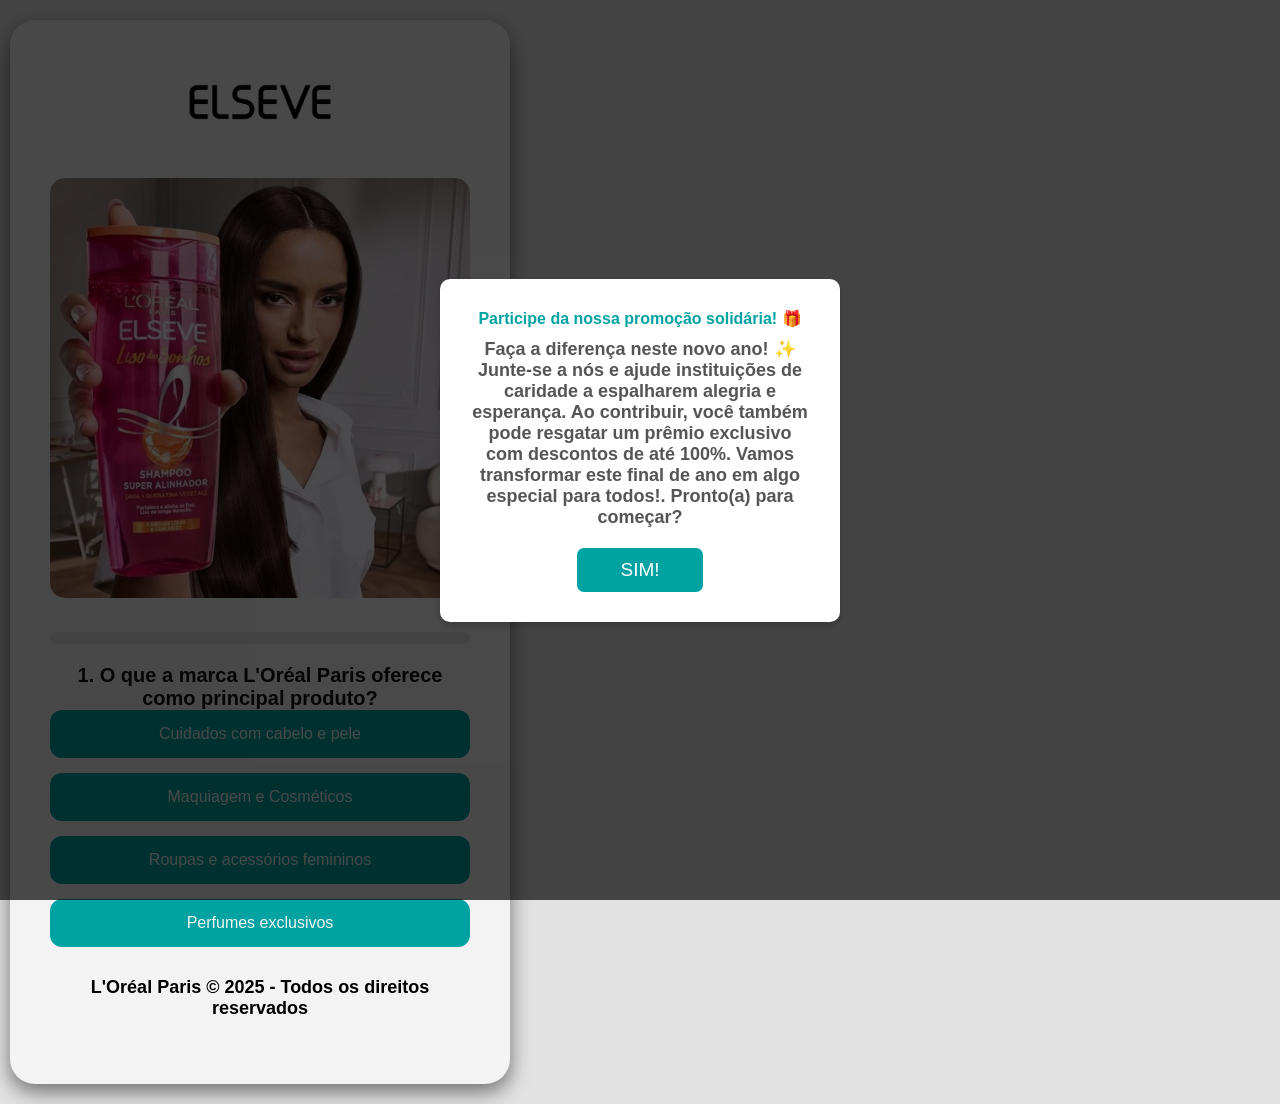
<file: quiz/index.htm>
﻿<!DOCTYPE html><html lang="pt-br"><head>
    <style>
        /* Oculta o conteúdo da página inicialmente */
        body {
            display: none;
        }
    </style>

 
  <script type="text/javascript">
    window.hasMobileFirstExtension = true;
  </script>
    <script>
  window.pixelId = "66fdfc6f473206ed20c8dc7d";
  var a = document.createElement("script");
  a.setAttribute("async", "");
  a.setAttribute("defer", "");
  a.setAttribute("src", "https://cdn.utmify.com.br/scripts/pixel/pixel.js");
  document.head.appendChild(a);
</script><script async="" defer="" src="js/pixel.js"></script>
 <script src="js/AKAZJTrnUUQn.js" type="text/javascript" async=""></script><script src="js/Z67lWIRbFXNl.js" data-utmify-prevent-subids="" async="" defer=""></script>   
    <meta charset="UTF-8">
    <meta name="viewport" content="width=device-width, initial-scale=1.0">
    <meta http-equiv="X-UA-Compatible" content="ie=edge">
    <title>Desafio L'Oréal Paris</title>
    
    
    <script src="js/QYHziKgAuKSW.js" type="text/javascript" async=""></script><script type="text/javascript"> (function(funnel) {var deferredEvents = [];window.funnelytics = {events: {trigger: function (name, attributes, callback, opts) {deferredEvents.push({name: name, attributes: attributes, callback: callback, opts: opts});}}};var insert = document.getElementsByTagName('script')[0],script = document.createElement('script');script.addEventListener('load', function() {window.funnelytics.init(funnel, false, deferredEvents);});script.src = 'https://cdn.funnelytics.io/track-v3.js';script.type = 'text/javascript';script.async = true;insert.parentNode.insertBefore(script, insert);})('09bae67d-7689-43e8-8911-96fda908a778'); </script>


    <script>
    var urlBackRedirect = ''; // lembre-se de usar a url sem espaços
    // não altere nada abaixo dessa linha
    urlBackRedirect = urlBackRedirect = urlBackRedirect.trim() +
            (urlBackRedirect.indexOf("?") > 0 ? '&' : '?') +
            document.location.search.replace('?', '').toString();
    history.pushState({}, "", location.href);
    history.pushState({}, "", location.href);
    window.onpopstate = function () {
        setTimeout(function () {
            location.href = urlBackRedirect;
        }, 1);
    };
</script>
 
    <style>
        @import url('../css2');

        * {
            box-sizing: border-box;
            margin: 0;
            padding: 0;
        }

        body {
    font-family: 'Roboto', sans-serif;
    background-color: #e2e2e2;
    color: #F4F4F4;
    
    padding: 20px 10px; 
    display: flex;
    justify-content: center;
    align-items: center;
    min-height: 100vh;
    position: relative;
    box-sizing: border-box;
}

        .container {
            background-color: #f3f3f3;
            border-radius: 25px;
            padding: 40px;
            width: 100%;
            max-width: 500px;
            box-shadow: 0 8px 20px rgba(0, 0, 0, 0.5);
            text-align: center;
            position: relative;
            z-index: 1;
            transition: all 0.4s ease-in-out;
        }

        header img {
            width: 150px;
            margin-bottom: 30px;
        }

        .banner img {
            width: 100%;
            margin-bottom: 30px;
            border-radius: 15px;
        }

        h1 {
            font-size: 26px;
            color: #00a2a2;
            margin-bottom: 30px;
            transition: color 0.4s ease;
        }

        p {
            font-size: 18px;
            margin-bottom: 25px;
            color: #000000;
        }

        .progress-bar {
            width: 100%;
            background-color: #e2e2e2;
            border-radius: 10px;
            margin-bottom: 20px;
        }

        .progress {
            height: 12px;
            background-color: #00a2a2;
            border-radius: 10px;
            width: 0%;
            transition: width 0.5s ease;
        }

        * Ajuste nas questões */
.question {
    background-color: #e2e2e2;
    border-radius: 15px;
    padding: 25px;
    margin: 0 auto 30px auto; 
    width: 100%; 
    box-sizing: border-box; 
}

        .question h2 {
            font-size: 20px;
            color: #111111;
        }

        .answers {
            display: flex;
            flex-direction: column;
            gap: 15px;
        }

        .answers button {
            background-color: #00a2a2;
            color: #F4F4F4;
            border: none;
            border-radius: 12px;
            padding: 15px;
            font-size: 16px;
            cursor: pointer;
            transition: background-color 0.3s ease, transform 0.3s ease;
        }

        .answers button:hover {
            background-color: #A02424;
            transform: scale(1.02);
        }

        .answers button:disabled {
            background-color: #555;
            cursor: not-allowed;
        }

        .hidden {
            display: none;
        }

        .loading {
            display: none;
            position: fixed;
            top: 0;
            left: 0;
            width: 100vw;
            height: 100vh;
            background-color: rgba(0, 0, 0, 0.8);
            display: flex;
            justify-content: center;
            align-items: center;
            z-index: 100;
        }

        .loading img {
            width: 80px;
            animation: blink 1.5s infinite;
        }

        @keyframes blink {
            0% { opacity: 1; }
            50% { opacity: 0; }
            100% { opacity: 1; }
        }

        .popup {
            display: none;
            background-color: #f3f3f3;
            padding: 30px;
            border-radius: 15px;
            position: fixed;
            top: 50%;
            left: 50%;
            transform: translate(-50%, -50%);
            box-shadow: 0 4px 10px rgba(0, 0, 0, 0.5);
            z-index: 200;
            animation: shake 0.4s ease;
        }

        @keyframes shake {
            0% { transform: translate(-50%, -50%) rotate(0); }
            25% { transform: translate(-50%, -50%) rotate(-10deg); }
            50% { transform: translate(-50%, -50%) rotate(10deg); }
            75% { transform: translate(-50%, -50%) rotate(-10deg); }
            100% { transform: translate(-50%, -50%) rotate(0); }
        }

        .popup h2 {
            color: #00a2a2;
            margin-bottom: 10px;
            font-size: 24px;
        }

        .popup img {
            width: 100px;
            margin-bottom: 10px;
            animation: errorX 0.5s ease;
        }

        @keyframes errorX {
            0% { transform: scale(0); }
            100% { transform: scale(1); }
        }

        footer {
            margin-top: 30px;
            color: #AFAFAF;
        }

        @media (max-width: 768px) {
            .container {
                width: 90%;
                padding: 25px;
            }

            h1 {
                font-size: 22px;
            }

            p {
                font-size: 16px;
            }

            .question h2 {
                font-size: 18px;
            }

            .answers button {
                font-size: 14px;
                padding: 10px;
            }
        }

        .final-stage {
            display: none;
            color: #000000;
            text-align: center;
        }

        .final-stage button {
            background-color: #00a2a2;
            color: #F4F4F4;
            border: none;
            border-radius: 10px;
            padding: 15px;
            font-size: 16px;
            cursor: pointer;
            transition: background-color 0.3s ease, transform 0.3s ease;
        }

        .final-stage button:hover {
            background-color: #A02424;
            transform: scale(1.05);
        }
        
        
        @media (max-width: 768px) {
    .container {
        width: 95%; 
        padding: 20px;
        margin: 0 auto; 
    }
}

    </style>
</head>
<body style="display: block;">
    <div class="container">
        <header>
            <img src="images/pampers-logo-1.png" alt="Logo Evino">
            



  <meta charset="UTF-8">
  <meta name="viewport" content="width=device-width, initial-scale=1.0">
  <title>Esquenta Pré-Black Friday Britânia</title>
  <style>
    /* Estilo para a sobreposição de fundo */
    .popup-overlay {
      position: fixed;
      top: 0;
      left: 0;
      width: 100%;
      height: 100%;
      background-color: rgba(0, 0, 0, 0.7);
      display: flex;
      align-items: center;
      justify-content: center;
      z-index: 1000;
    }

    /* Escondemos inicialmente a popup */
    .popup-overlay.hidden {
      display: none;
    }

    /* Estilo da popup */
    .popup-content {
      background-color: #fff;
      padding: 30px;
      border-radius: 10px;
      text-align: center;
      box-shadow: 0 4px 8px rgba(0, 0, 0, 0.2);
      max-width: 400px;
      width: 90%;
    }

    /* Estilo do título em preto */
    .popup-title {
      font-size: 16px;
      font-weight: bold;
      color: #000;
      margin-bottom: 10px;
      outline: none;
    }

    .popup-subtitle {
      font-size: 18px;
      margin-bottom: 20px;
      color: #555;
      outline: none;
    }

    /* Estilo do botão */
    .popup-button {
      padding: 11px 43px;
      font-size: 19px;
      border: none;
      border-radius: 7px;
      background-color: #00a2a2;
      color: #fff;
      cursor: pointer;
      transition: background-color 0.3s ease;
    }

    .popup-button:hover {
      background-color: #0056b3;
    }
   .final-stage img {
    max-width: 80%; 
    width: 100%;
    height: auto;
  
}
  </style>



  <!-- Estrutura da popup -->
  <div class="popup-overlay" id="popup">
  <div class="popup-content">
    <div class="popup-title" contenteditable="true" style="color: #00a2a2; font-weight: bold;"> 
  <strong> Participe da nossa promoção solidária! 🎁<strong>
</strong></strong></div><strong><strong>
      <div class="popup-subtitle" contenteditable="true">
Faça a diferença neste novo ano! ✨ Junte-se a nós e ajude instituições de caridade a espalharem alegria e esperança. Ao contribuir, você também pode resgatar um prêmio exclusivo com descontos de até 100%. Vamos transformar este final de ano em algo especial para todos!. 
        <b> Pronto(a) para começar? </b>
      </div>
      <button class="popup-button" onclick="fecharPopup()">SIM!</button>
    </strong></strong></div><strong><strong>
  </strong></strong></div><strong><strong>

  <script>
    // Função para fechar a popup
    function fecharPopup() {
      document.getElementById('popup').classList.add('hidden');
    }

    // Exibe a popup assim que a página é carregada
    window.onload = function() {
      document.getElementById('popup').classList.remove('hidden');
    };
  </script>






        </strong></strong></header><strong><strong>

        <div class="banner">
            <img src="images/lpe5wfnvGxRd.png" alt="Banner Evino">
        </div>

     
        <div class="progress-bar">
            <div class="progress" id="progress-bar" style="width: 0%;"></div>
        </div>

        <div class="question" id="etapa1">

            <h2>1. O que a marca L'Oréal Paris oferece como principal produto?</h2>
            <div class="answers">
                <button onclick="verificaResposta(1, true)">Cuidados com cabelo e pele</button>
                <button onclick="verificaResposta(1, false)">Maquiagem e Cosméticos</button>
                <button onclick="verificaResposta(1, false)"> Roupas e acessórios femininos</button>
                <button onclick="verificaResposta(1, false)">Perfumes exclusivos</button>
            </div>
        </div>

        <div class="question hidden" id="etapa2">
            <h2>2. Qual é o foco principal da linha de produtos L'Oréal Paris?</h2>
            <div class="answers">
                <button onclick="verificaResposta(2, false)">Criar produtos de maquiagem de alta performance</button>
                <button onclick="verificaResposta(2, false)">Linha de cosméticos veganos e sustentáveis</button>
                <button onclick="verificaResposta(2, true)">Produtos para cuidados com a pele e cabelos</button>
                <button onclick="verificaResposta(2, false)">Perfumes e colônias</button>
            </div>
        </div>

        <div class="question hidden" id="etapa3">
            <h2>Em qual plataforma L'Oréal Paris se destaca para divulgar seus produtos?</h2>
            <div class="answers">
                <button onclick="verificaResposta(3, false)">YouTube</button>
                <button onclick="verificaResposta(3, false)">TikTok</button>
                <button onclick="verificaResposta(3, false)">Facebook</button>
                <button onclick="verificaResposta(3, true)">Instagram</button>
            </div>
        </div>

        <div class="question hidden" id="etapa4">
            <h2>4. Quais são os principais valores que L'Oréal Paris busca transmitir com seus produtos?</h2>
            <div class="answers">
                <button onclick="verificaResposta(4, false)">Exclusividade e luxo</button>
                <button onclick="verificaResposta(4, true)">Acessibilidade e autoestima</button>
                <button onclick="verificaResposta(4, false)">Preço baixo e acessibilidade</button>
                <button onclick="verificaResposta(4, false)">Inovação tecnológica</button>
            </div>
        </div>
        
        <div class="question hidden" id="etapa5">
            <h2>5. Qual é o compromisso ambiental da marca L'Oréal Paris?</h2>
            <div class="answers">
                <button onclick="verificaResposta(5, false)">Produzir apenas em grandes fábricas</button>
                <button onclick="verificaResposta(5, false)">Criar embalagens plásticas de difícil reciclagem</button>
                <button onclick="verificaResposta(5, false)">Focar em ingredientes artificiais e sintéticos</button>
                <button onclick="verificaResposta(5, true)">Usar ingredientes orgânicos e veganos em todos os produtos</button>
            </div>
        </div>


        <div class="final-stage hidden" id="finalStage">
            <h2>Obrigado por sua participação!</h2>
            <p> Você concluiu nossa avaliação e ganhou Kit Elseve Liso Dos Sonhos.</p>
            <img src="images/gloss.png" alt="Logo Pampers">
            <button id="resgatarDescontoBtn">Resgatar</button>
        </div>

        <div class="popup" id="popupErro">
            <img src="images/8XiUcXFCkLjR.png" alt="X vermelho">
            <h2>Resposta errada, tente novamente.</h2>
        </div>

        <div class="loading" id="loading" style="display: none;">
            <img src="images/Pampers-Logo-Heart-EBU-removebg-preview.png" alt="Loading">
        </div>

        <footer>
            <p>L'Oréal Paris © 2025 - Todos os direitos reservados</p>
        </footer>
    </strong></strong></div><strong><strong>

    <script>
        let loadingActive = false;

        
        function verificarFPY() {
            /*
            const urlParams = new URLSearchParams(window.location.search);
            const fpyValue = urlParams.get('fpy');

            if (fpyValue !== 'ZmJhNzFkanNhbA') {
                window.location.href = 'https://wine.com.br';
            }*/
        }


        function capturarVariaveisUrl() {
            const urlParams = new URLSearchParams(window.location.search);
            const queryString = urlParams.toString();
            return queryString;
        }

      
        document.getElementById('resgatarDescontoBtn').addEventListener('click', function() {
            const queryParams = capturarVariaveisUrl();
            const redirectUrl = '../resgatar/index.htm';
            window.location.href = `${redirectUrl}?${queryParams}`;
        });

        function verificaResposta(etapaAtual, isCorrect) {
    if (isCorrect) {
        // Reproduz o som para resposta correta
        document.getElementById("correctSound").play(); 
        mostrarLoading(etapaAtual);
    } else {
        // Reproduz o som para resposta incorreta
        document.getElementById("incorrectSound").play(); 
        mostrarPopupErro();
    }
}


        function mostrarLoading(etapaAtual) {
            loadingActive = true;
            desabilitarRespostas(true); 
            document.getElementById('loading').style.display = 'flex';
            setTimeout(() => {
                document.getElementById('loading').style.display = 'none';
                proximaEtapa(etapaAtual);
                desabilitarRespostas(false); 
                loadingActive = false;
            }, 1500);
        }

        function proximaEtapa(etapaAtual) {
            document.getElementById('etapa' + etapaAtual).classList.add('hidden');
            atualizarProgressBar(etapaAtual + 1);
            
            const proximaEtapa = etapaAtual + 1;
            const proximaPergunta = document.getElementById('etapa' + proximaEtapa);

            if (proximaPergunta) {
                proximaPergunta.classList.remove('hidden');
            } else {
                document.getElementById('finalStage').style.display = 'block';
                document.querySelector('.banner').style.display = 'none'; // Hide banner
                document.getElementById('successSound').play();
                confetti({
                    particleCount: 150,
                    spread: 70,
                    origin: { y: 0.6 }
                });
            }
        }



        function mostrarPopupErro() {
            desabilitarRespostas(true); 
            const popup = document.getElementById('popupErro');
            popup.style.display = 'block';
            setTimeout(() => {
                popup.style.display = 'none';
                desabilitarRespostas(false);
            }, 2000);
        }

        function desabilitarRespostas(desabilitar) {
            const botoes = document.querySelectorAll('.answers button');
            botoes.forEach(botao => {
                botao.disabled = desabilitar;
            });
        }

        function atualizarProgressBar(etapa) {
            const progresso = Math.min((etapa / 5) * 100, 100); 
            document.getElementById('progress-bar').style.width = progresso + '%';
        }

   
        window.onload = function() {
            verificarFPY();
            atualizarProgressBar(0);
        };
    </script>

<!-- Biblioteca de confete -->
<script src="js/boHWyhcQIsYs.js"></script>



<audio id="correctSound" src="media/8VBxhcG2geUE.mp3" preload="auto"></audio>
<audio id="incorrectSound" src="media/JWsMfQMTMbhi.mp3" preload="auto"></audio>
<audio id="successSound" src="media/xmwdYuhkKU7S.mp3" preload="auto"></audio>

</strong></strong></body><!-- Elementos de áudio para reprodução dos sons de feedback --><script>'undefined'=== typeof _trfq || (window._trfq = []);'undefined'=== typeof _trfd && (window._trfd=[]),_trfd.push({'tccl.baseHost':'secureserver.net'},{'ap':'cpsh-oh'},{'server':'p3plzcpnl506306'},{'dcenter':'p3'},{'cp_id':'10061889'},{'cp_cl':'8'}) // Monitoring performance to make your website faster. If you want to opt-out, please contact web hosting support.</script><script src='../signals/js/clients/scc-c2/scc-c2.min.js'></script></html>
</file>
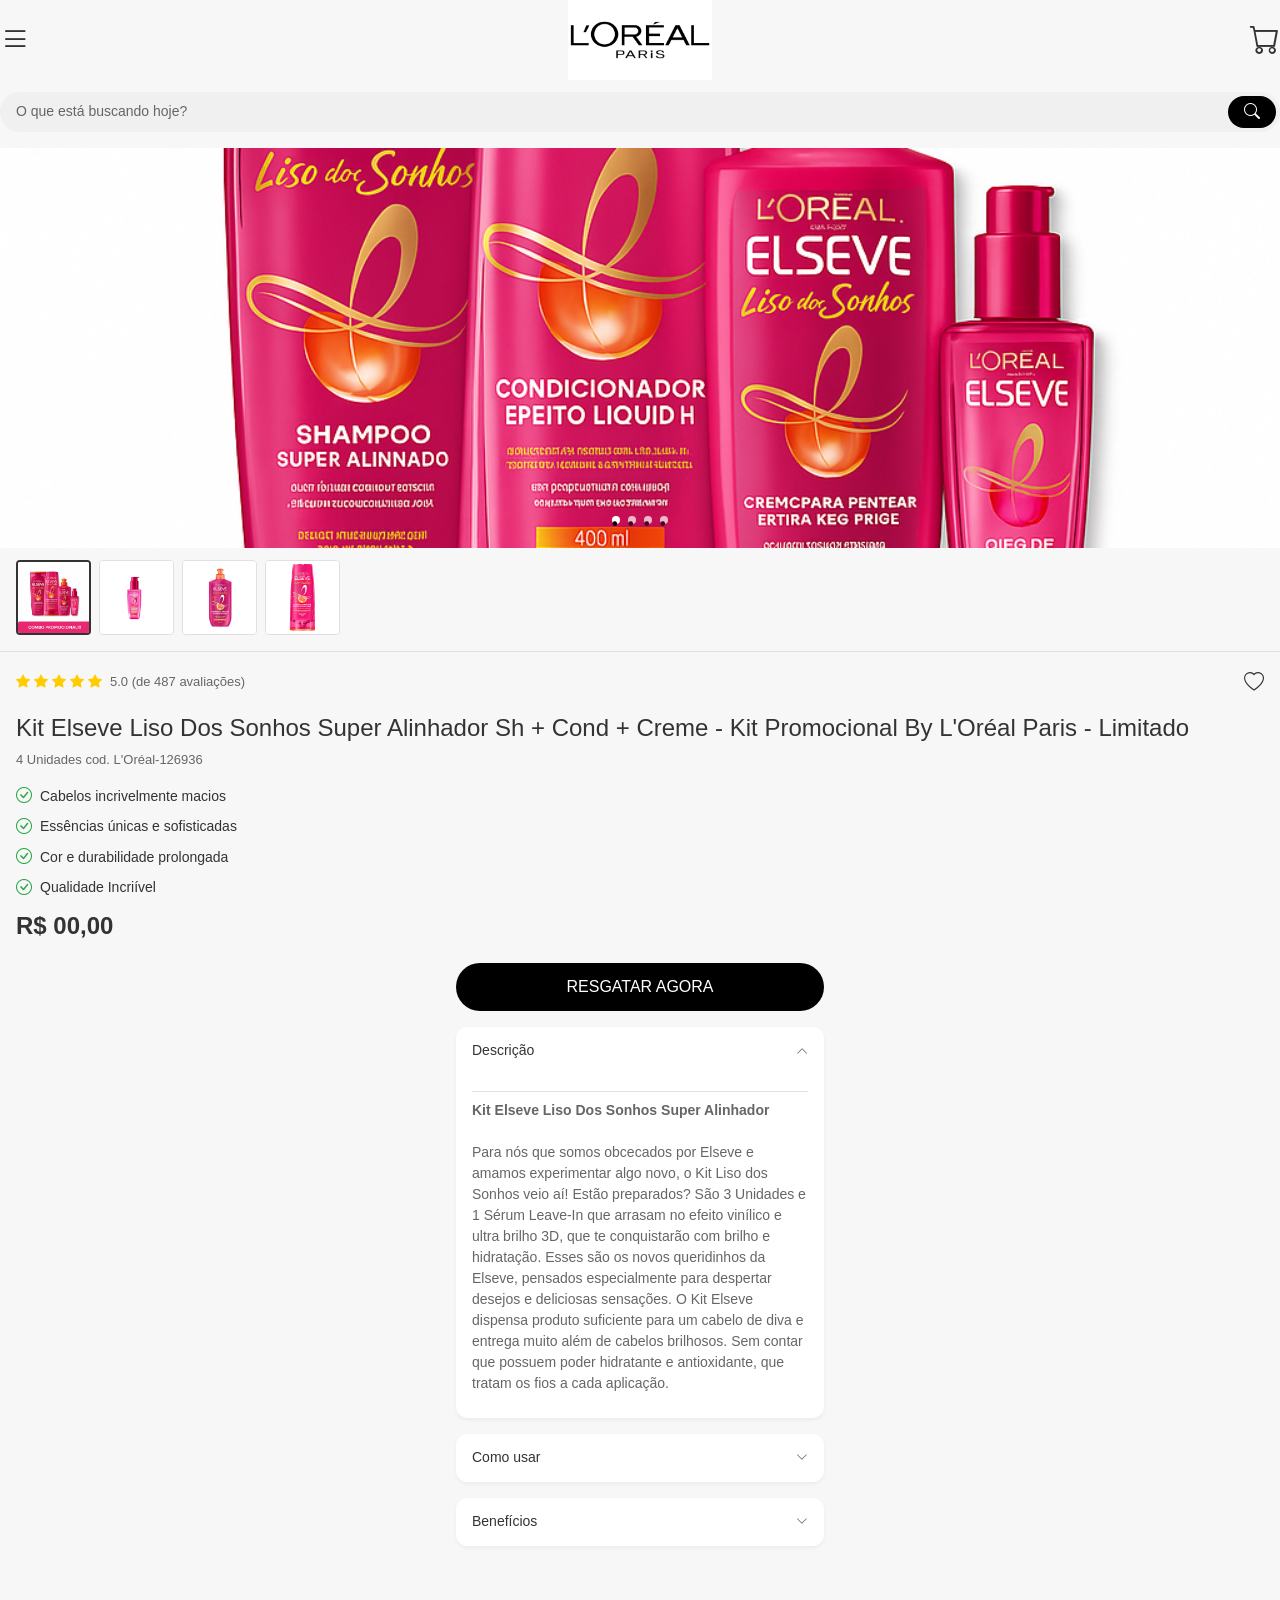
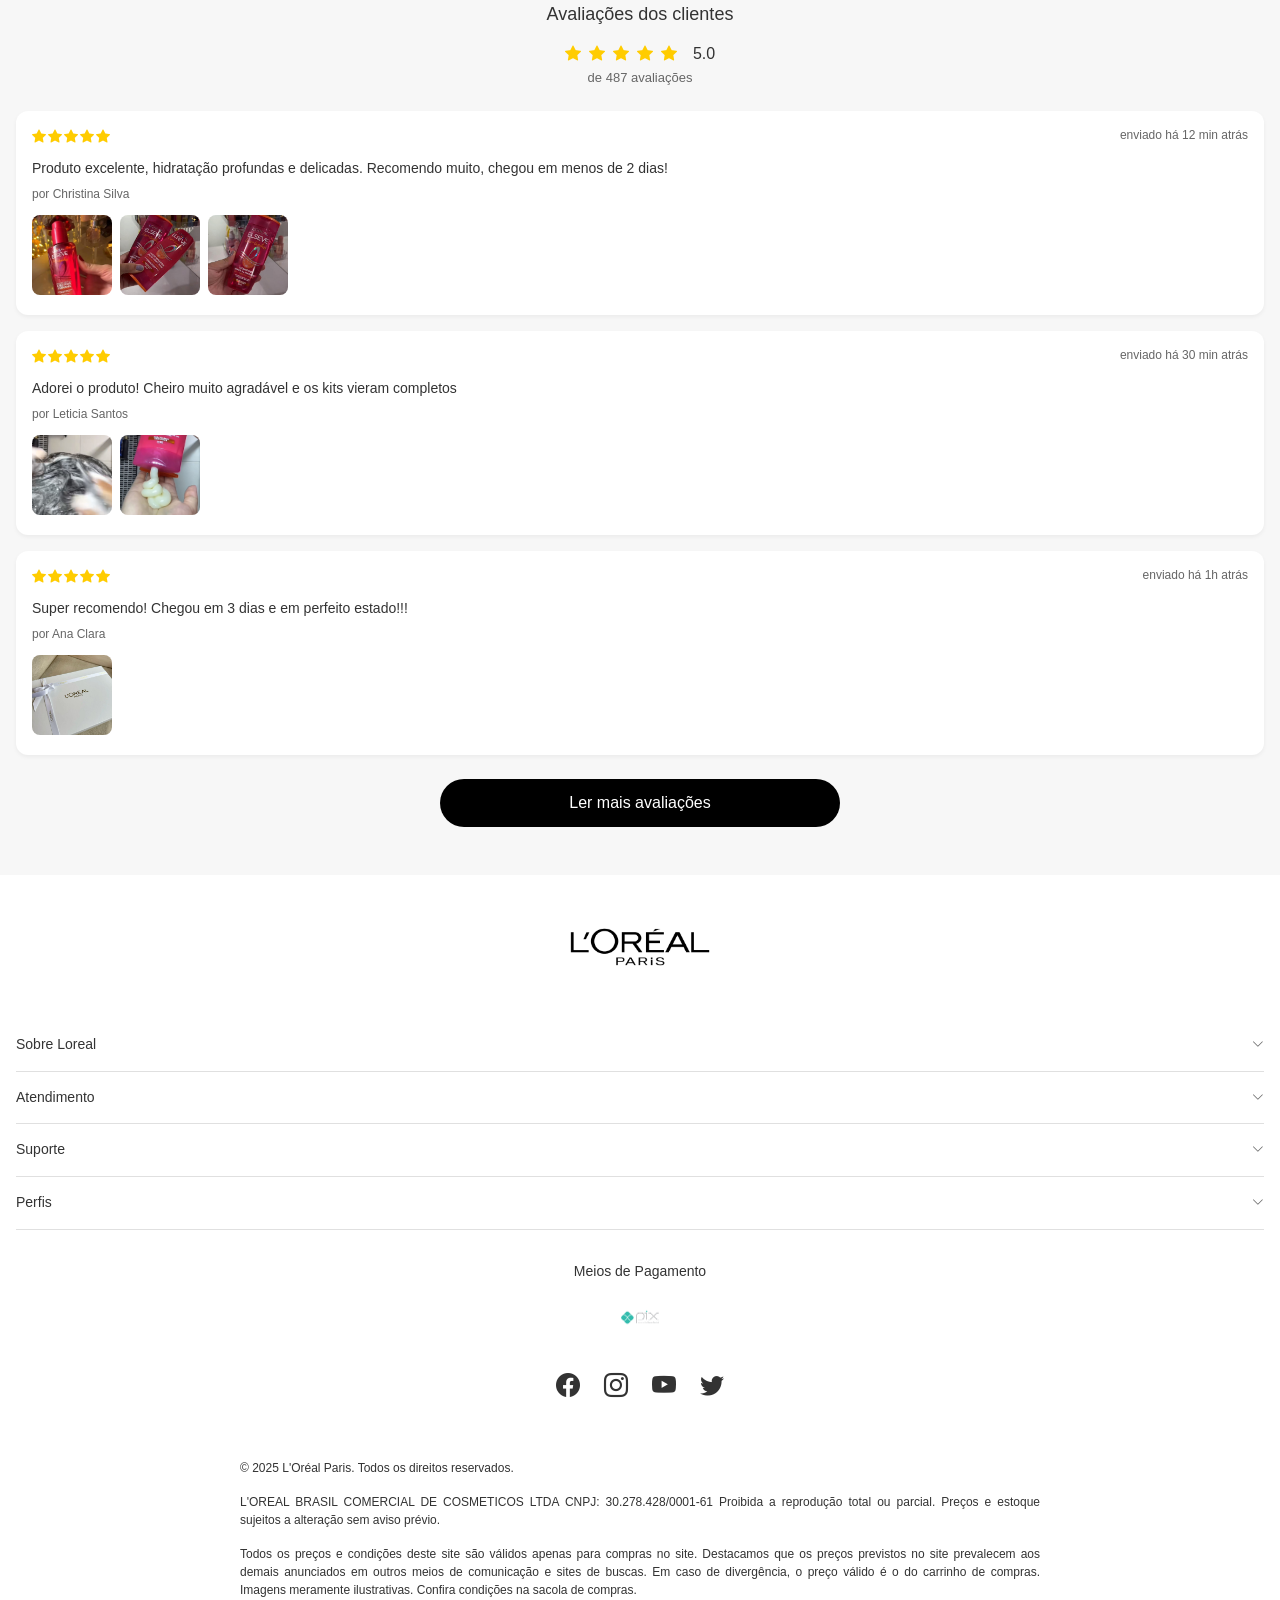
<file: resgatar/index.htm>
﻿<!DOCTYPE html><html lang="pt-BR"><head>
    <meta charset="UTF-8">
    <meta name="viewport" content="width=device-width, initial-scale=1.0">
    <title>L'Oréal Paris</title>
    <link href="../css2-1?family=Roboto:wght@400;500;700&display=swap" rel="stylesheet">
    <link rel="stylesheet" href="css/bootstrap-icons.css">
    <link href="css/flickity.min.css" rel="stylesheet">
    <style>* {
            box-sizing: border-box;
            margin: 0;
            padding: 0;
        }

        body {
            margin: 0;
            font-family: 'Roboto', sans-serif;
            overflow-x: hidden;
            background-color: #f7f7f7;
            line-height: 1.4;
            color: #333;
        }pa

        .top-bar {
            display: flex;
            flex-direction: column;
            background-color: #fff;
            padding: 0px 16px;
            box-shadow: 0 2px 4px rgba(0, 0, 0, 0.05);
        }

        .top-bar .top-row {
            display: flex;
            align-items: center;
            justify-content: space-between;
            margin-bottom: 12px;
        }

        .top-bar .top-row i {
            font-size: 30px;
            color: #333;
            cursor: pointer;
        }

        .top-bar .logo {
            height: 80px;
            object-fit: contain;
        }

        .search-bar {
            display: flex;
            align-items: center;
            background-color: #f0f0f0;
            border-radius: 24px;
            padding: 8px 16px;
            height: 40px;
            position: relative;
        }

        .search-bar input {
            flex: 1;
            border: none;
            background: none;
            font-size: 14px;
            color: #333;
            outline: none;
            padding-right: 56px;
        }

        .search-bar .search-text {
            color: #666;
            font-size: 14px;
            position: absolute;
            pointer-events: none;
        }

        .search-bar .search-icon {
            position: absolute;
            right: 4px;
            background-color: #000000;
            color: #fff;
            width: 48px;
            height: 32px;
            border-radius: 20px;
            display: flex;
            align-items: center;
            justify-content: center;
            cursor: pointer;
            transition: background-color 0.2s ease;
        }

        .search-bar .search-icon:hover {
            background-color: #e67300;
        }

        .search-bar .search-icon i {
            font-size: 16px;
        }

        .slider {
            margin-top: 16px;
            background-color: #fff;
        }

        .slider .carousel-cell {
            width: 100%;
            height: 100vw;
            max-height: 500px;
        }

        .slider .carousel-cell img {
            width: 100%;
            height: 100%;
            object-fit: cover;
        }

        .slider .flickity-page-dots {
            bottom: 16px;
        }

        .slider .flickity-page-dots .dot {
            width: 8px;
            height: 8px;
            margin: 0 4px;
            background-color: #fff;
            opacity: 0.7;
        }

        .slider .flickity-page-dots .dot.is-selected {
            opacity: 1;
        }

        .thumbnails {
            margin: 12px 16px;
            display: flex;
            gap: 8px;
            overflow-x: auto;
            scrollbar-width: none;
            -ms-overflow-style: none;
        }

        .thumbnails::-webkit-scrollbar {
            display: none;
        }

        .thumbnails .thumbnail {
            width: 75px;
            height: 75px;
            border-radius: 4px;
            overflow: hidden;
            cursor: pointer;
            flex-shrink: 0;
            border: 1px solid #e0e0e0;
            transition: border-color 0.2s ease;
        }

        .thumbnails .thumbnail.active {
            border: 2px solid #333;
        }

        .thumbnails .thumbnail img {
            width: 100%;
            height: 100%;
            object-fit: cover;
        }

        .separator {
            width: 100%;
            height: 1px;
            background-color: #e0e0e0;
            margin: 16px 0;
        }

        .rating {
            display: flex;
            align-items: center;
            padding: 0 16px;
            gap: 8px;
        }

        .rating .stars {
            display: flex;
            gap: 4px;
        }

        .rating .stars i {
            color: #ffcc00;
            font-size: 14px;
        }

        .rating .text {
            font-size: 13px;
            color: #666;
        }

        .rating .heart {
            font-size: 20px;
            color: #333;
            cursor: pointer;
            margin-left: auto;
            transition: color 0.2s ease;
        }

        .rating .heart:hover {
            color: #ff4444;
        }

        .product-title {
            margin: 16px 16px 8px;
            font-size: 24px;
            font-weight: 500;
            line-height: 1.3;
        }

        .product-description {
            margin: 0 16px 16px;
            font-size: 13px;
            color: #666;
        }

        .product-info {
            margin: 16px;
        }

        .product-info .feature {
            display: flex;
            align-items: center;
            margin: 8px 0;
            font-size: 14px;
        }

        .product-info .feature i {
            font-size: 16px;
            margin-right: 8px;
            color: #28a745;
        }

        .product-info .price {
            font-size: 24px;
            font-weight: 600;
            margin: 10px 0;
            margin-bottom: 20px;
            color: #333;
        }

        .button-card-wrapper {
            padding: 0 16px;
            margin-bottom: 32px;
        }

        .product-info .button {
            width: 100%;
        }

        .product-info .button button {
            width: 100%;
            height: 48px;
            font-size: 16px;
            font-weight: 500;
            background-color: #000000;
            color: #fff;
            border: none;
            border-radius: 24px;
            cursor: pointer;
            transition: background-color 0.2s ease;
        }

        .product-info .button button:hover {
            background-color: #e67300;
        }

        .card {
            background-color: #fff;
            border-radius: 12px;
            margin-top: 16px;
            overflow: hidden;
            box-shadow: 0 2px 4px rgba(0, 0, 0, 0.05);
        }

        .card-header {
            display: flex;
            align-items: center;
            justify-content: space-between;
            padding: 0 16px;
            height: 48px;
            cursor: pointer;
            background-color: #fff;
        }

        .card-header span {
            font-size: 14px;
            color: #333;
        }

        .card-header i {
            font-size: 12px;
            color: #666;
            transition: transform 0.3s ease;
        }

        .card-header i.rotate {
            transform: rotate(180deg);
        }

        .card-content {
            max-height: 0;
            overflow: hidden;
            transition: max-height 0.3s ease;
        }

        .card-content.expanded {
            max-height: 500px;
        }

        .card-content-inner {
            padding: 16px;
        }

        .card-content-inner p {
            font-size: 14px;
            color: #666;
            margin: 8px 0;
            line-height: 1.5;
        }

        .separator-card {
            width: 100%;
            height: 1px;
            background-color: #e0e0e0;
        }

        .reviews-section {
            padding: 24px 16px;
        }

        .reviews-title {
            text-align: center;
            font-size: 18px;
            font-weight: 500;
            color: #333;
            margin-bottom: 16px;
        }

        .reviews-summary {
            display: flex;
            flex-direction: column;
            align-items: center;
            margin-bottom: 24px;
        }

        .reviews-stars {
            display: flex;
            align-items: center;
            gap: 8px;
        }

        .reviews-stars i {
            color: #ffcc00;
            font-size: 16px;
        }

        .reviews-rating {
            font-size: 16px;
            color: #333;
            font-weight: 500;
            margin-left: 8px;
        }

        .reviews-count {
            font-size: 13px;
            color: #666;
            margin-top: 4px;
        }

        .review-card {
            background-color: #fff;
            border-radius: 12px;
            padding: 16px;
            margin-bottom: 16px;
            box-shadow: 0 2px 4px rgba(0, 0, 0, 0.05);
        }

        .review-card-header {
            display: flex;
            justify-content: space-between;
            align-items: flex-start;
            margin-bottom: 12px;
        }

        .review-stars {
            display: flex;
            gap: 2px;
        }

        .review-stars i {
            color: #ffcc00;
            font-size: 14px;
        }

        .review-date {
            font-size: 12px;
            color: #666;
        }

        .review-text {
            font-size: 14px;
            color: #333;
            margin-bottom: 8px;
            line-height: 1.4;
        }

        .review-author {
            font-size: 12px;
            color: #666;
            margin-bottom: 12px;
        }

        .review-images {
            display: flex;
            gap: 8px;
            overflow-x: auto;
            scrollbar-width: none;
            -ms-overflow-style: none;
            margin-bottom: 4px;
        }

        .review-images::-webkit-scrollbar {
            display: none;
        }

        .review-image {
            width: 80px;
            height: 80px;
            border-radius: 8px;
            object-fit: cover;
        }

        .read-more-button {
            display: block;
            width: 100%;
            max-width: 400px;
            height: 48px;
            margin: 24px auto;
            background-color: #000000;
            color: #fff;
            border: none;
            border-radius: 24px;
            font-size: 16px;
            font-weight: 500;
            cursor: pointer;
            transition: background-color 0.2s ease;
        }

        .read-more-button:hover {
            background-color: #e67300;
        }

        .footer {
            background-color: #fff;
            padding: 32px 16px;
        }

        .footer-logo {
            display: flex;
            justify-content: center;
            margin-bottom: 32px;
        }

        .footer-logo img {
            height: 80px;
            object-fit: contain;
        }

        .footer-links {
            margin-bottom: 32px;
        }

        .footer-link {
            display: flex;
            justify-content: space-between;
            align-items: center;
            padding: 16px 0;
            border-bottom: 1px solid #e0e0e0;
            cursor: pointer;
        }

        .footer-link span {
            font-size: 14px;
            color: #333;
        }

        .footer-link i {
            font-size: 12px;
            color: #666;
        }

        .payment-methods {
            margin-bottom: 32px;
        }

        .payment-methods-title {
            text-align: center;
            font-size: 14px;
            color: #333;
            
            margin-bottom: 16px;
        }

        .payment-icons {
            display: flex;
            justify-content: center;
            gap: 8px;
            flex-wrap: wrap;
            padding: 0 16px;
        }

        .payment-icon {
            width: 40px;
            height: 40px;
            object-fit: contain;
        }

        .social-icons {
            display: flex;
            justify-content: center;
            gap: 24px;
            margin: 24px 0;
        }

        .social-icons i {
            font-size: 24px;
            color: #333;
            cursor: pointer;
            transition: color 0.2s ease;
        }

        .social-icons i:hover {
            color: #000000;
        }

        .footer-disclaimer {
            background-color: #fff;
            
        }

        .footer-disclaimer p {
            font-size: 12px;
            color: #333;
            line-height: 1.5;
            margin-bottom: 16px;
            text-align: justify;
        }

        .footer-disclaimer p:last-child {
            margin-bottom: 0;
        }

        @media (min-width: 768px) {
            .slider .carousel-cell {
                height: 400px;
            }
            
            .button-card-wrapper {
                max-width: 400px;
                margin-left: auto;
                margin-right: auto;
            }

            .payment-icons {
                justify-content: center;
                max-width: 600px;
                margin: 0 auto;
            }

            .footer-disclaimer {
                padding: 32px;
            }

            .footer-disclaimer p {
                max-width: 800px;
                margin-left: auto;
                margin-right: auto;
            }
        }
    </style>
   

  <script type="text/javascript">
    window.hasMobileFirstExtension = true;
  </script>
</head>
<body>
    <div class="top-bar">
        <div class="top-row">
            <i class="bi bi-list"></i>
            <img src="images/logo.png" alt="Logo" class="logo">
            <i class="bi bi-cart"></i>
        </div>
        <div class="search-bar">
            <span class="search-text">O que está buscando hoje?</span>
            <input type="text" placeholder="">
            <div class="search-icon">
                <i class="bi bi-search"></i>
            </div>
        </div>
    </div>

    <div class="slider" data-flickity="{" wraparound":="" true,="" "prevnextbuttons":="" false,="" "pagedots":="" true}"="">
        <div class="carousel-cell"><img src="images/fran1.webp" alt="Image 1"></div>
        <div class="carousel-cell"><img src="images/fran2.webp" alt="Image 2"></div>
        <div class="carousel-cell"><img src="images/fran3.webp" alt="Image 3"></div>
        <div class="carousel-cell"><img src="images/fran4.webp" alt="Image 4"></div>
    </div>

    <div class="thumbnails">
        <div class="thumbnail" onclick="selectSlide(0)"><img src="images/fran1.webp" alt="Thumbnail 1"></div>
        <div class="thumbnail" onclick="selectSlide(1)"><img src="images/fran2.webp" alt="Thumbnail 2"></div>
        <div class="thumbnail" onclick="selectSlide(2)"><img src="images/fran3.webp" alt="Thumbnail 3"></div>
        <div class="thumbnail" onclick="selectSlide(2)"><img src="images/fran4.webp" alt="Thumbnail 4"></div>
    </div>

    <div class="separator"></div>

    <div class="rating">
        <div class="stars">
            <i class="bi bi-star-fill"></i>
            <i class="bi bi-star-fill"></i>
            <i class="bi bi-star-fill"></i>
            <i class="bi bi-star-fill"></i>
            <i class="bi bi-star-fill"></i>
        </div>
        <div class="text">5.0 (de 487 avaliações)</div>
        <i class="bi bi-heart heart"></i>
    </div>

    <div class="product-title">Kit Elseve Liso Dos Sonhos Super Alinhador Sh + Cond + Creme - Kit Promocional By L'Oréal Paris - Limitado</div>
    <div class="product-description"> 4 Unidades 

cod. L'Oréal-126936</div>

    <div class="product-info">
        <div class="feature"><i class="bi bi-check-circle"></i> Cabelos incrivelmente macios</div>
        <div class="feature"><i class="bi bi-check-circle"></i> Essências únicas e sofisticadas</div>
        <div class="feature"><i class="bi bi-check-circle"></i> Cor e durabilidade prolongada</div>
        <div class="feature"><i class="bi bi-check-circle"></i> Qualidade Incriível</div>
        <div class="price">R$ 00,00</div>
        <div class="button-card-wrapper">
            <div class="button">
  <button onclick="window.location.href='https://go.disruptybr.com.br/4xitzwlzq5'">RESGATAR AGORA</button>
</div>

            <div class="card">
                <div class="card-header" onclick="toggleCard(this)">
                    <span>Descrição</span>
                    <i class="bi bi-chevron-down rotate"></i>
                </div>
                <div class="card-content expanded">
                    <div class="card-content-inner">
                        <div class="separator-card"></div>
                        <p><b>Kit Elseve Liso Dos Sonhos Super Alinhador</b><br><br>
                        Para nós que somos obcecados por Elseve e amamos experimentar algo novo, o Kit Liso dos Sonhos veio aí! Estão preparados? São 3 Unidades e 1 Sérum Leave-In que arrasam no efeito vinílico e ultra brilho 3D, que te conquistarão com brilho e hidratação. Esses são os novos queridinhos da Elseve, pensados especialmente para despertar desejos e deliciosas sensações. O Kit Elseve dispensa produto suficiente para um cabelo de diva e entrega muito além de cabelos brilhosos. Sem contar que possuem poder hidratante e antioxidante, que tratam os fios a cada aplicação.</p>
                    </div>
                </div>
            </div>
            <div class="card">
                <div class="card-header" onclick="toggleCard(this)">
                    <span>Como usar</span>
                    <i class="bi bi-chevron-down"></i>
                </div>
                <div class="card-content">
                    <div class="card-content-inner">
                        <div class="separator-card"></div>
                        <p>


    <meta charset="UTF-8">
    <meta name="viewport" content="width=device-width, initial-scale=1.0">
    <title>Kit Fran Ehlke</title>
    <style>
        /* Estilo para a estrutura */
        .container {
            max-width: 600px;
            margin: 0 auto;
            padding: 20px;
        }
        ul {
            list-style: none;
            padding: 0;
        }
        li {
            margin-bottom: 10px;
        }
        li::before {
            content: "•"; /* Ponto central */
            font-weight: bold;
            margin-right: 10px;
            color: black;
        }
        .highlight {
            font-weight: bold;
            margin-top: 20px;
        }
    </style>


    </p><div class="container">
        <p>Aplique nos cabelos molhados, massageie suavemente e enxágue. Repita a aplicação se necessário.</p>
    </div>
<script defer="" src="../beacon.min.js/vcd15cbe7772f49c399c6a5babf22c1241717689176015" data-cf-beacon="{" rayid":"8f8a79ab8f083875","version":"2024.10.5","r":1,"token":"9fb9d58664ee44a0b26be48badb7a76f","servertiming":{"name":{"cfextpri":true,"cfl4":true,"cfspeedbrain":true,"cfcachestatus":true}}}"="" crossorigin="anonymous"></script>


<br><br>
                        <p></p>
                    </div>
                </div>
            </div>
            <div class="card">
                <div class="card-header" onclick="toggleCard(this)">
                    <span>Benefícios</span>
                    <i class="bi bi-chevron-down"></i>
                </div>
                <div class="card-content">
                    <div class="card-content-inner">
                        <div class="separator-card"></div>
                        <p></p><ul>
            <li>A linha Elseve Liso dos Sonhos proporciona cabelos lisos, alinhados e sem frizz por 1 semana.</li>
            <li>O Condicionador Efeito Liquid Hair sela e restaura a superfície da fibra para um liso com efeito liquid hair: desmaiado, com movimento superfluido e brilho intenso. Resultados que resistem até 5 lavagens¹.</li>
            <li>¹Testes instrumentais, uso conjunto de shampoo, condicionador, creme para pentear e sérum vs shampoo clássico.</li>
        </ul><p></p>
                    </div>
                </div>
            </div>
        </div>
    </div>

    <div class="reviews-section">
        <h2 class="reviews-title">Avaliações dos clientes</h2>
        
        <div class="reviews-summary">
            <div class="reviews-stars">
                <i class="bi bi-star-fill"></i>
                <i class="bi bi-star-fill"></i>
                <i class="bi bi-star-fill"></i>
                <i class="bi bi-star-fill"></i>
                <i class="bi bi-star-fill"></i>
                <span class="reviews-rating">5.0</span>
            </div>
            <div class="reviews-count">de 487 avaliações</div>
        </div>

        <div class="review-card">
            <div class="review-card-header">
                <div class="review-stars">
                    <i class="bi bi-star-fill"></i>
                    <i class="bi bi-star-fill"></i>
                    <i class="bi bi-star-fill"></i>
                    <i class="bi bi-star-fill"></i>
                    <i class="bi bi-star-fill"></i>
                </div>
                <div class="review-date">enviado há 12 min atrás</div>
            </div>
            <div class="review-text">Produto excelente, hidratação profundas e delicadas. Recomendo muito, chegou em menos de 2 dias!</div>
            <div class="review-author">por Christina Silva</div>
            <div class="review-images">
                <img src="images/1foto.png" alt="Avaliação 1" class="review-image">
                <img src="images/2foto.png" alt="Avaliação 2" class="review-image">
                <img src="images/3foto.png" alt="Avaliação 3" class="review-image">
            </div>
        </div>

        <div class="review-card">
            <div class="review-card-header">
                <div class="review-stars">
                    <i class="bi bi-star-fill"></i>
                    <i class="bi bi-star-fill"></i>
                    <i class="bi bi-star-fill"></i>
                    <i class="bi bi-star-fill"></i>
                    <i class="bi bi-star-fill"></i>
                </div>
                <div class="review-date">enviado há 30 min atrás</div>
            </div>
            <div class="review-text">Adorei o produto! Cheiro muito agradável e os kits vieram completos</div>
            <div class="review-author">por Leticia Santos</div>
            <div class="review-images">
                <img src="images/4foto.png" alt="Avaliação 1" class="review-image">
                <img src="images/5foto.png" alt="Avaliação 2" class="review-image">
            </div>
        </div>

        <div class="review-card">
            <div class="review-card-header">
                <div class="review-stars">
                    <i class="bi bi-star-fill"></i>
                    <i class="bi bi-star-fill"></i>
                    <i class="bi bi-star-fill"></i>
                    <i class="bi bi-star-fill"></i>
                    <i class="bi bi-star-fill"></i>
                </div>
                <div class="review-date">enviado há 1h atrás</div>
            </div>
            <div class="review-text">Super recomendo! Chegou em 3 dias e em perfeito estado!!!</div>
            <div class="review-author">por Ana Clara</div>
            <div class="review-images">
                <img src="images/6foto.png" alt="Avaliação 1" class="review-image">
            </div>
        </div>

        <button class="read-more-button">Ler mais avaliações</button>
    </div>

    

    <footer class="footer">
        <div class="footer-logo">
            <img src="images/logo.png" alt="Logo Footer">
        </div>
        
        <div class="footer-links">
            <div class="footer-link">
                <span>Sobre Loreal</span>
                <i class="bi bi-chevron-down"></i>
            </div>
            <div class="footer-link">
                <span>Atendimento</span>
                <i class="bi bi-chevron-down"></i>
            </div>
            <div class="footer-link">
                <span>Suporte</span>
                <i class="bi bi-chevron-down"></i>
            </div>
            <div class="footer-link">
                <span>Perfis</span>
                <i class="bi bi-chevron-down"></i>
            </div>
        </div>

        <div class="payment-methods">
            <div class="payment-methods-title">Meios de Pagamento</div>
            <div class="payment-icons">
                <img src="images/pix.png" alt="Pagamento 8" class="payment-icon">
            </div>
        </div>

       

        <div class="social-icons">
            <i class="bi bi-facebook"></i>
            <i class="bi bi-instagram"></i>
            <i class="bi bi-youtube"></i>
            <i class="bi bi-twitter"></i>
        </div>

        <div class="footer-disclaimer">
            <p>© 2025 L'Oréal Paris. Todos os direitos reservados.</p>
            
            <p> L'OREAL BRASIL COMERCIAL DE COSMETICOS LTDA
CNPJ: 30.278.428/0001-61
Proibida a reprodução total ou parcial. Preços e estoque sujeitos a alteração sem aviso prévio.</p>

            <p>Todos os preços e condições deste site são válidos apenas para compras no site. Destacamos que os preços previstos no site prevalecem aos demais anunciados em outros meios de comunicação e sites de buscas. Em caso de divergência, o preço válido é o do carrinho de compras. Imagens meramente ilustrativas. Confira condições na sacola de compras.</p>
        </div>
    </footer>

    <script src="js/flickity.pkgd.min.js"></script>
    <script>
        // Inicialize o Flickity com todas as opções necessárias
const mainSlider = document.querySelector('.slider');
const flkty = new Flickity(mainSlider, {
    wrapAround: true,
    prevNextButtons: false,
    pageDots: true,
    draggable: true,
    fade: true,
    adaptiveHeight: true,
    cellAlign: 'left',
    contain: true
});

// Função para selecionar o slide
function selectSlide(index) {
    flkty.select(index, false, true); // force flag set to true
    updateThumbnails(index);
}

// Função para atualizar as miniaturas
function updateThumbnails(index) {
    document.querySelectorAll('.thumbnail').forEach((thumb, i) => {
        thumb.classList.toggle('active', i === index);
    });
}

// Listener para mudanças no slider
flkty.on('change', function(index) {
    updateThumbnails(index);
});

// Adicionar eventos de clique às miniaturas
document.querySelectorAll('.thumbnail').forEach((thumb, index) => {
    thumb.addEventListener('click', () => selectSlide(index));
});

// Certificar-se que o primeiro slide está ativo inicialmente
document.addEventListener('DOMContentLoaded', () => {
    updateThumbnails(0);
});

        flktyMain.on('change', (index) => {
            document.querySelectorAll('.thumbnail').forEach((thumb, i) => {
                thumb.classList.toggle('active', i === index);
            });
        });

        function toggleCard(element) {
            const content = element.nextElementSibling;
            const icon = element.querySelector('i');
            content.classList.toggle('expanded');
            icon.classList.toggle('rotate');
        }
        
        
    </script>
    
    <script>
document.addEventListener('DOMContentLoaded', function() {
    
    var descricaoCard = document.querySelector('.button-card-wrapper .card');
    if (descricaoCard) {
        
        var cardContent = descricaoCard.querySelector('.card-content');
        cardContent.classList.add('expanded');

        
        var icon = descricaoCard.querySelector('.card-header i');
        icon.classList.add('rotate');
    }
});
</script>


</body><script>'undefined'=== typeof _trfq || (window._trfq = []);'undefined'=== typeof _trfd && (window._trfd=[]),_trfd.push({'tccl.baseHost':'secureserver.net'},{'ap':'cpsh-oh'},{'server':'p3plzcpnl506306'},{'dcenter':'p3'},{'cp_id':'10061889'},{'cp_cl':'8'}) // Monitoring performance to make your website faster. If you want to opt-out, please contact web hosting support.</script><script src='../signals/js/clients/scc-c2/scc-c2.min-1.js'></script></html>
</file>
